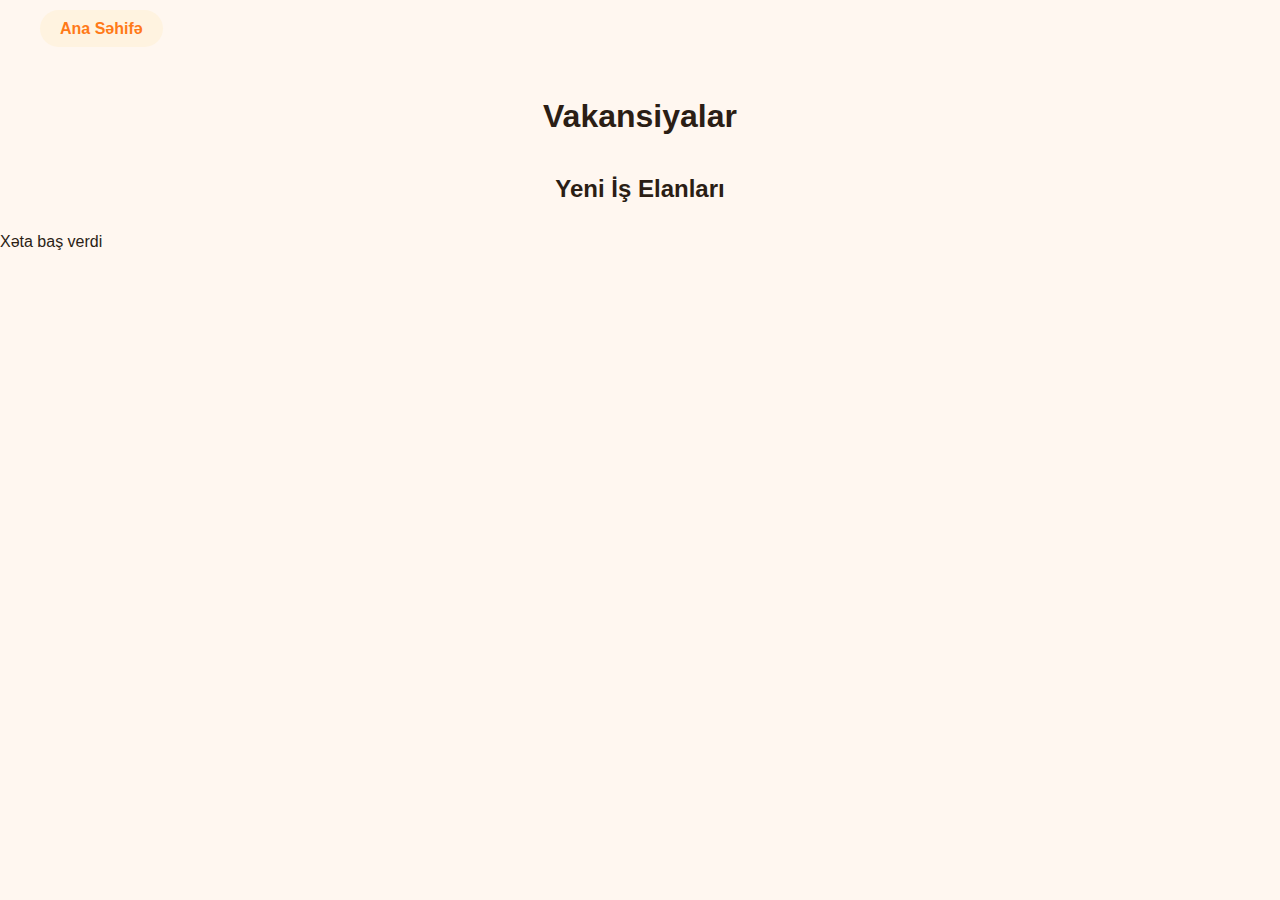
<file: jobs.html>
<!DOCTYPE html>
<html lang="az">
<head>
  <meta charset="UTF-8" />
  <title>İş tap | Daily Job</title>
  <link rel="stylesheet" href="jobs.css">
</head>
<body>

  <div class="back-home">
    <a href="index.html">Ana Səhifə</a>
  </div>

  <h1 style="text-align:center; margin:40px 0;">Vakansiyalar</h1>

  <section class="api-results">
    <h2 style="text-align:center; margin-bottom:30px;">Yeni İş Elanları</h2>

    <section class="apiJobs jobs-section">

    </section>
  </section>

  <script src="jobs.js"></script>
</body>
</html>
</file>
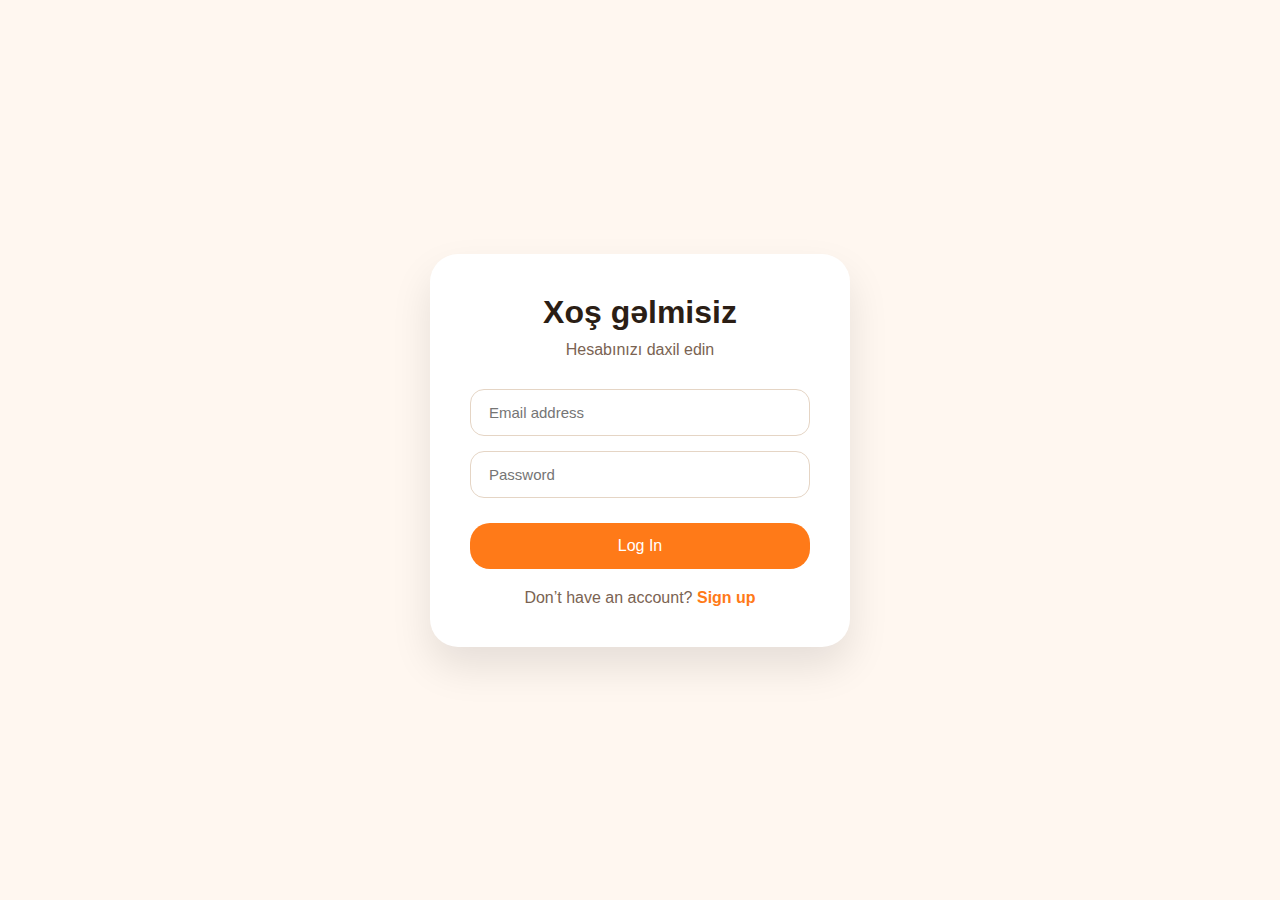
<file: login.html>
<!DOCTYPE html>
<html lang="en">
<head>
  <meta charset="UTF-8" />
  <meta name="viewport" content="width=device-width, initial-scale=1.0"/>
  <title>Login | QuickHire</title>
  <link rel="stylesheet" href="style.css">
</head>
<body class="login-page">

  <div class="login-container">
    <div class="login-card">
      <h2>Xoş gəlmisiz</h2>
      <p>Hesabınızı daxil edin</p>

      <form>
        <input type="email" placeholder="Email address" required />
        <input type="password" placeholder="Password" required />

        <button type="submit">Log In</button>
      </form>

      <span class="login-footer">
        Don’t have an account?
        <a href="signup.html">Sign up</a>
      </span>
    </div>
  </div>

</body>
</html>
</file>
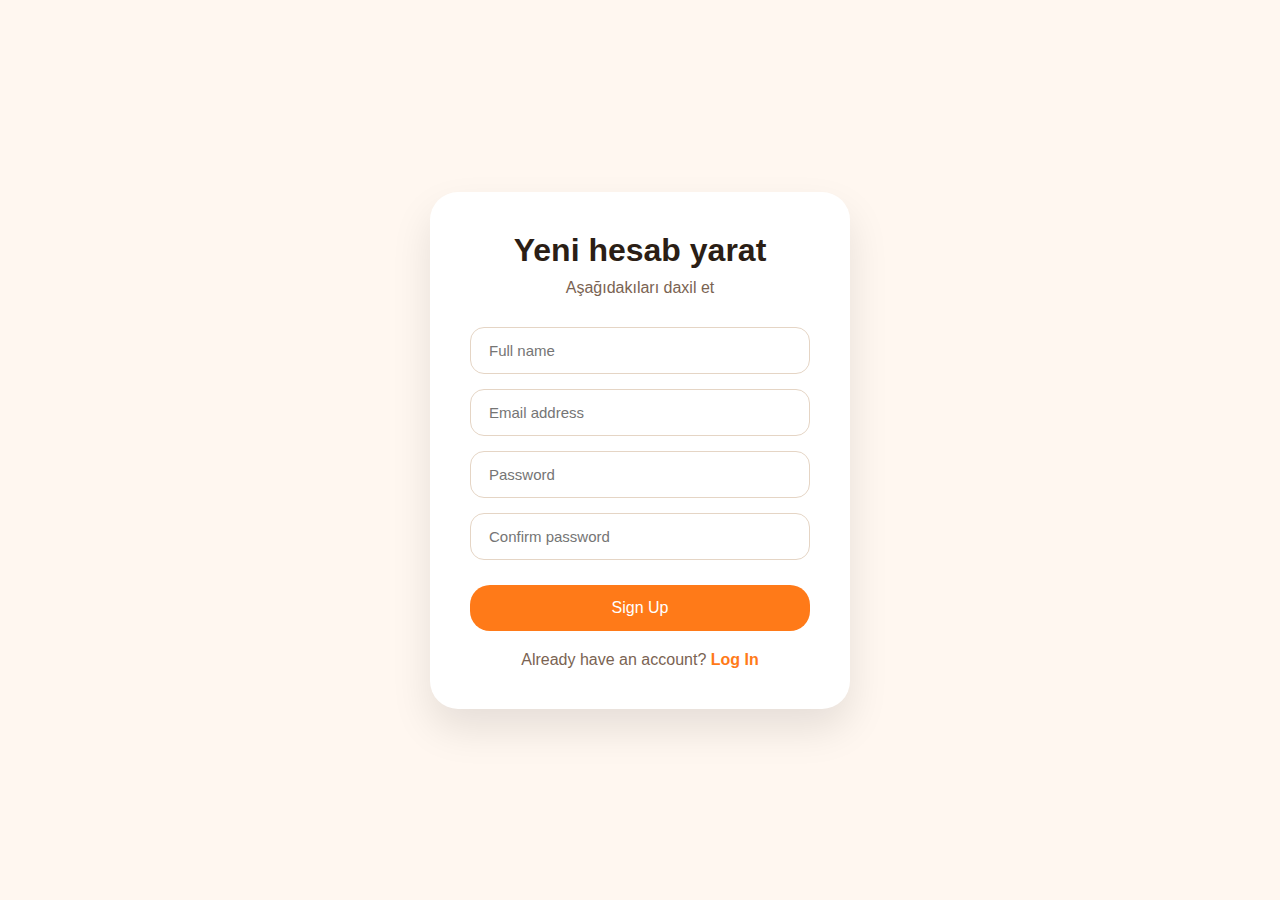
<file: signup.html>
<!DOCTYPE html>
<html lang="en">
<head>
  <meta charset="UTF-8" />
  <meta name="viewport" content="width=device-width, initial-scale=1.0"/>
  <title>Sign Up | QuickHire</title>
  <link rel="stylesheet" href="style.css">
</head>
<body class="login-page">

  <div class="login-container">
    <div class="login-card">
      <h2>Yeni hesab yarat</h2>
      <p>Aşağıdakıları daxil et</p>

      <form>
        <input type="text" placeholder="Full name" required />
        <input type="email" placeholder="Email address" required />
        <input type="password" placeholder="Password" required />
        <input type="password" placeholder="Confirm password" required />

        <button type="submit">Sign Up</button>
      </form>

      <span class="login-footer">
        Already have an account?
        <a href="login.html">Log In</a>
      </span>
    </div>
  </div>
  
</body>
</html>
</file>
<file: jobs.css>
body {
  font-family: "Segoe UI", sans-serif;
  background: #fff7f0;
  color: #2b1e15;
  margin: 0;
  padding: 0;
}
.search-box {
  display: flex;
  gap: 10px;
  max-width: 700px;
  margin: 40px auto;
  padding: 0 20px;
}

.search-box input {
  flex: 1;
  padding: 14px 18px;
  border-radius: 12px;
  border: 1px solid #ddd;
  font-size: 16px;
  transition: 0.3s;
}

.search-box input:focus {
  border-color: #ff7a18;
  box-shadow: 0 0 5px rgba(255, 122, 24, 0.5);
  outline: none;
}

.search-box button {
  padding: 14px 30px;
  border: none;
  border-radius: 20px;
  background: linear-gradient(45deg, #ff7a18, #ffb347);
  color: white;
  font-weight: 600;
  cursor: pointer;
  transition: 0.3s;
}

.search-box button:hover {
  transform: translateY(-2px);
  box-shadow: 0 5px 15px rgba(255, 122, 24, 0.4);
}


.results {
  display: grid;
  grid-template-columns: repeat(auto-fit, minmax(260px, 1fr));
  gap: 25px;
  padding: 40px 20px;
}

.job-card {
  background: white;
  padding: 25px;
  border-radius: 20px;
  box-shadow: 0 8px 20px rgba(0,0,0,0.08);
  transition: 0.3s;
}

.job-card:hover {
  transform: translateY(-5px);
  box-shadow: 0 15px 25px rgba(0,0,0,0.12);
}

.job-card h3 {
  margin-bottom: 10px;
  color: #ff7a18;
}

.job-card p {
  margin: 5px 0;
  color: #6f5a4a;
  font-size: 15px;
}
.back-home {
  text-align: left;
  padding: 20px 40px;
}

.back-home a {
  text-decoration: none;
  color: #ff7a18;
  font-weight: 600;
  background: #fff3e0;
  padding: 10px 20px;
  border-radius: 20px;
  transition: 0.3s;
}

.back-home a:hover {
  background: #ff7a18;
  color: white;
  transform: translateY(-2px);
  box-shadow: 0 5px 15px rgba(255,122,24,0.3);
}
.api-results .job-card {
  border-top: 3px solid #ff7a18;
}


@media (max-width: 480px) {
  .search-box {
    flex-direction: column;
  }
  .search-box button {
    width: 100%;
  }
}
</file>
<file: style.css>
html {
  scroll-behavior: smooth;
}


* {
  margin: 0;
  padding: 0;
  box-sizing: border-box;
  font-family: "Segoe UI", sans-serif;
}

body {
  background: #fff7f0;
  color: #2b1e15;
}


.navbar {
  display: flex;
  justify-content: space-between;
  align-items: center;
  padding: 20px 60px;
}

.logo {
  display: flex;
  align-items: center;
  gap: 10px;
  font-weight: 700;
  font-size: 0px;
}

nav a {
  margin: 0 15px;
  text-decoration: none;
  color: #5c4a3d;
}

.nav-buttons {
  display: flex;
  align-items: center;
  gap: 15px;
}

.login {
  text-decoration: none;
  color: #5c4a3d;
}

.btn-primary {
  background: #ff7a18;
  border: none;
  color: white;
  padding: 10px 18px;
  border-radius: 20px;
  cursor: pointer;
}


.hero {
  text-align: center;
  padding: 80px 20px;
}

.badge {
  background: #ffe6d1;
  padding: 8px 16px;
  border-radius: 20px;
  color: #ff7a18;
  font-size: 14px;
  display: inline-block;
  margin-bottom: 30px;
}

.hero h1 {
  font-size: 56px;
  margin-bottom: 20px;
}

.hero h1 span {
  color: #ff7a18;
}

.hero p {
  max-width: 700px;
  margin: 0 auto 40px;
  color: #6f5a4a;
}


.search-box {
  background: white;
  display: flex;
  gap: 10px;
  padding: 15px;
  border-radius: 40px;
  max-width: 800px;
  margin: 0 auto 50px;
  box-shadow: 0 10px 30px rgba(0,0,0,0.08);
}

.search-box input {
  flex: 1;
  border: none;
  outline: none;
  padding: 12px 16px;
}

.search-box button {
  background: #ff7a18;
  color: white;
  border: none;
  padding: 12px 30px;
  border-radius: 30px;
  cursor: pointer;
}


.stats {
  display: flex;
  justify-content: center;
  gap: 80px;
}

.stats h3 {
  font-size: 32px;
}

.stats span {
  color: #6f5a4a;
}

section {
  padding: 100px 60px;
  text-align: center;
}

section h2 {
  font-size: 42px;
  margin-bottom: 15px;
}

.section-desc {
  color: #7a6352;
  max-width: 700px;
  margin: 0 auto 60px;
}


.service-grid {
  display: grid;
  grid-template-columns: repeat(auto-fit, minmax(240px, 1fr));
  gap: 30px;
}

.service-card {
  background: white;
  padding: 30px;
  border-radius: 24px;
  text-align: left;
  transition: 0.3s;
}

.service-card:hover {
  transform: translateY(-6px);
  box-shadow: 0 15px 30px rgba(0,0,0,0.08);
}

.service-card h3 {
  margin: 15px 0 5px;
}

.service-card span {
  color: #7a6352;
}

.icon {
  width: 106px;
  height: 106px;
  border-radius: 14px;
  display: flex;
  align-items: center;
  justify-content: center;
  font-size: 24px;
}


.orange { background: #ffe7d1; }
.blue { background: #e7efff; }
.yellow { background: #fff4d6; }
.cyan { background: #e6f9fb; }
.pink { background: #ffe6f1; }
.green { background: #e6f7ed; }
.mint { background: #e9fbf4; }
.purple { background: #f1e9ff; }


.steps {
  display: grid;
  grid-template-columns: repeat(auto-fit, minmax(260px, 1fr));
  gap: 30px;
}

.step {
  background: white;
  padding: 35px;
  border-radius: 24px;
  text-align: left;
  position: relative;
}

.step-icon {
  background: #ff7a18;
  color: white;
  width: 56px;
  height: 56px;
  border-radius: 14px;
  display: flex;
  align-items: center;
  justify-content: center;
  font-size: 22px;
  margin-bottom: 20px;
}

.step-number {
  position: absolute;
  top: 30px;
  right: 30px;
  font-size: 36px;
  color: #ffe0c7;
  font-weight: 700;
}

.step p {
  color: #7a6352;
}

.login-page {
  background: #fff7f0;
  min-height: 100vh;
  display: flex;
  align-items: center;
  justify-content: center;
}

.login-container {
  width: 100%;
  padding: 20px;
}

.login-card {
  background: white;
  max-width: 420px;
  margin: auto;
  padding: 40px;
  border-radius: 28px;
  box-shadow: 0 20px 40px rgba(0,0,0,0.1);
  text-align: center;
}

.login-card h2 {
  font-size: 32px;
  margin-bottom: 10px;
}

.login-card p {
  color: #7a6352;
  margin-bottom: 30px;
}

.login-card input {
  width: 100%;
  padding: 14px 18px;
  margin-bottom: 15px;
  border-radius: 14px;
  border: 1px solid #e5d5c5;
  outline: none;
  font-size: 15px;
}

.login-card button {
  width: 100%;
  padding: 14px;
  border-radius: 20px;
  border: none;
  background: #ff7a18;
  color: white;
  font-size: 16px;
  cursor: pointer;
  margin-top: 10px;
}

.login-card button:hover {
  background: #e66c12;
}

.login-footer {
  display: block;
  margin-top: 20px;
  color: #7a6352;
}

.login-footer a {
  color: #ff7a18;
  text-decoration: none;
  font-weight: 600;
}
.site-footer {
  background: #2b1e15;
  color: #fff7f0;
  padding: 40px 20px 20px;
  font-size: 14px;
  margin-top: 100px;
}

.footer-container {
  display: flex;
  flex-wrap: wrap;
  justify-content: space-between;
  gap: 30px;
  max-width: 1200px;
  margin: 0 auto;
}

.footer-brand h3 {
  color: #ff7a18;
  margin-bottom: 10px;
}

.footer-brand p {
  color: #ffe6d1;
  max-width: 250px;
}

.footer-links h4,
.footer-contact h4 {
  margin-bottom: 10px;
  color: #ffb347;
}

.footer-links ul {
  list-style: none;
  padding: 0;
}

.footer-links li {
  margin-bottom: 8px;
}

.footer-links a {
  text-decoration: none;
  color: #fff7f0;
  transition: 0.3s;
}

.footer-links a:hover {
  color: #ff7a18;
}

.footer-contact p {
  margin: 5px 0;
}

.socials {
  display: flex;
  gap: 10px;
  margin-top: 10px;
}

.social-icon {
  display: inline-block;
  background: #ff7a18;
  color: white;
  padding: 6px 10px;
  border-radius: 8px;
  text-decoration: none;
  font-weight: 600;
  transition: 0.3s;
}

.social-icon:hover {
  background: #ffb347;
  transform: translateY(-2px);
}

.footer-bottom {
  text-align: center;
  margin-top: 30px;
  border-top: 1px solid #ff7a18;
  padding-top: 15px;
  color: #ffe6d1;
}

@media (max-width: 768px) {
  .footer-container {
    flex-direction: column;
    gap: 20px;
  }

  .footer-brand p {
    max-width: 100%;
  }
}

.post-job {
  padding: 80px 60px;
  text-align: center;
}

.post-job h1 {
  font-size: 48px;
  margin-bottom: 10px;
}

.post-job p.section-desc {
  margin-bottom: 50px;
  color: #7a6352;
}

.job-form-container {
  max-width: 700px;
  margin: 0 auto;
  background: white;
  padding: 40px;
  border-radius: 24px;
  box-shadow: 0 15px 30px rgba(0,0,0,0.08);
  text-align: left;
}

.job-form label {
  display: block;
  margin-top: 20px;
  margin-bottom: 8px;
  font-weight: 600;
  color: #5c4a3d;
}

.job-form input,
.job-form select,
.job-form textarea {
  width: 100%;
  padding: 14px 16px;
  border-radius: 14px;
  border: 1px solid #e5d5c5;
  outline: none;
  font-size: 15px;
}

.job-form textarea {
  resize: none;
}

.job-form button {
  margin-top: 25px;
  width: 100%;
  padding: 14px;
  border-radius: 20px;
  border: none;
  background: #ff7a18;
  color: white;
  font-size: 16px;
  cursor: pointer;
}

.job-form button:hover {
  background: #e66c12;
}


@media (max-width: 768px) {
  .post-job {
    padding: 50px 20px;
  }

  .job-form-container {
    padding: 30px 20px;
  }
}
</file>
